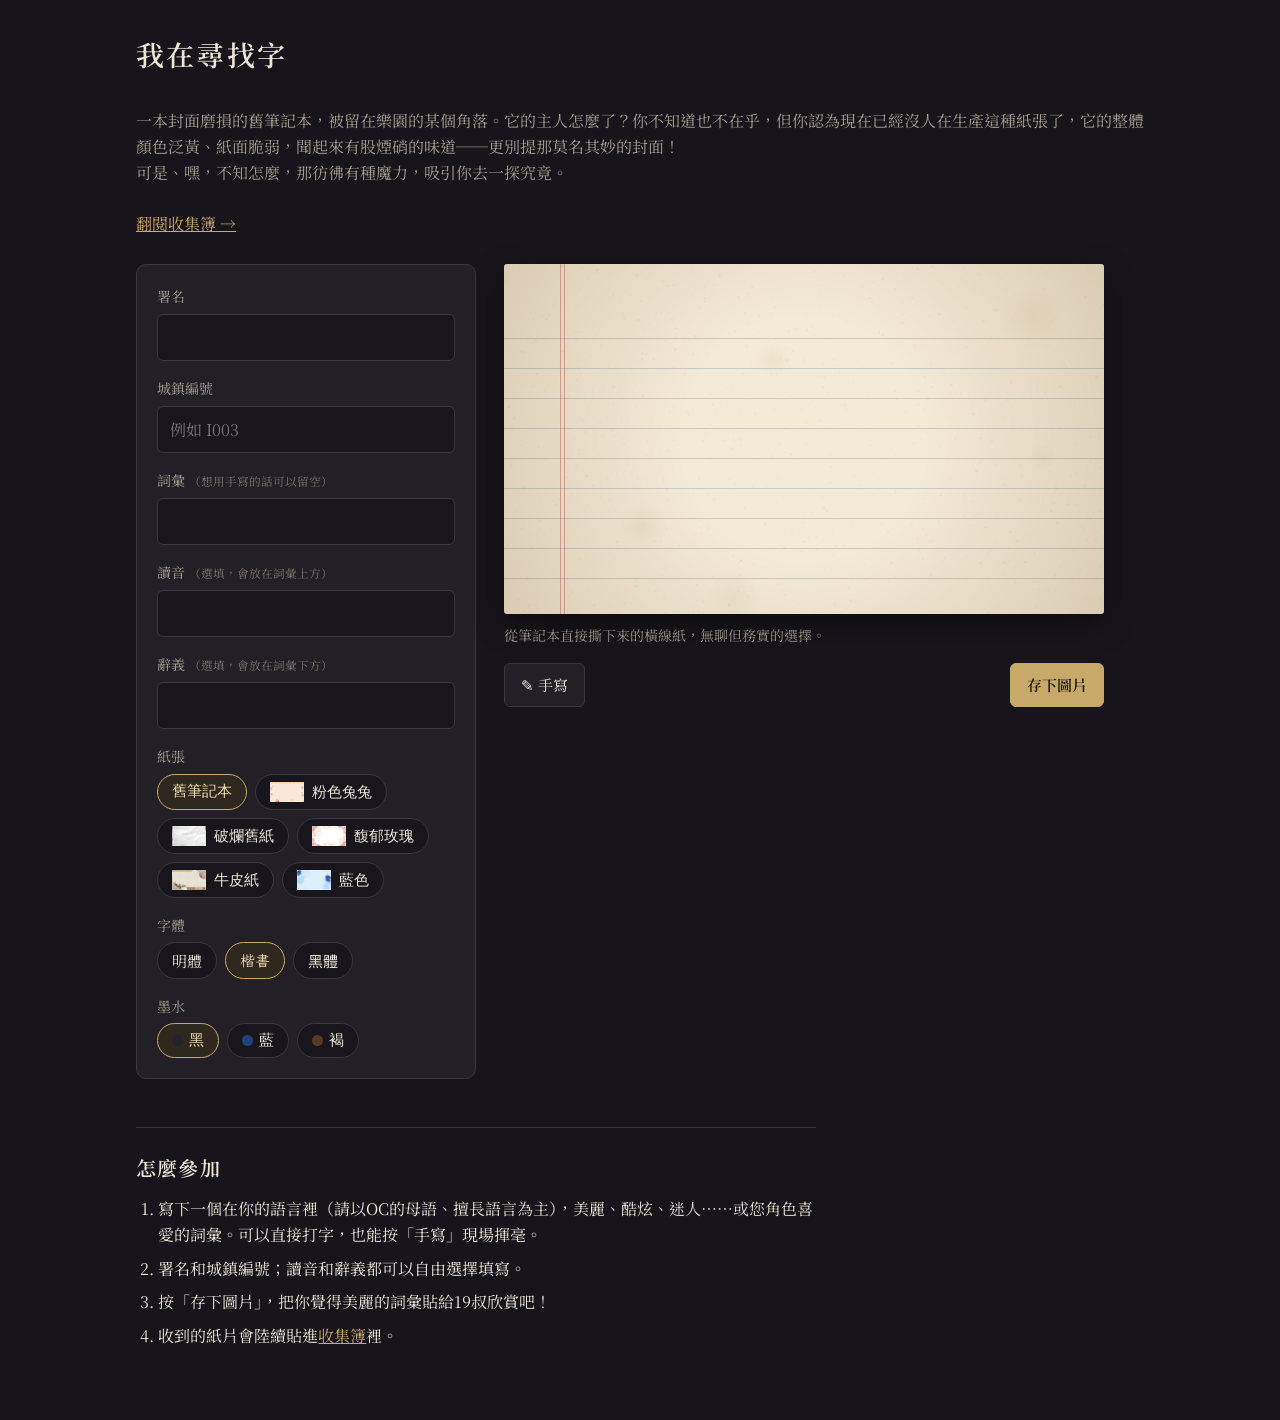
<file: index.html>
<!doctype html>
<html lang="zh-Hant">
  <head>
    <meta charset="utf-8" />
    <meta name="viewport" content="width=device-width, initial-scale=1" />
    <title>我在尋找字</title>
    <link rel="preconnect" href="https://fonts.googleapis.com" />
    <link rel="preconnect" href="https://fonts.gstatic.com" crossorigin />
    <link
      href="https://fonts.googleapis.com/css2?family=LXGW+WenKai+TC&family=Noto+Sans+TC:wght@500&family=Noto+Serif+TC:wght@400;600&display=swap"
      rel="stylesheet"
    />
    <link rel="stylesheet" href="css/maker.css" />
  </head>
  <body>
    <div class="wrap">
      <header>
        <h1>我在尋找字</h1>
        <br />
        <p>
          一本封面磨損的舊筆記本，被留在樂園的某個角落。它的主人怎麼了？你不知道也不在乎，但你認為現在已經沒人在生產這種紙張了，它的整體顏色泛黃、紙面脆弱，聞起來有股煙硝的味道──更別提那莫名其妙的封面！
        </p>
        <p>可是、嘿，不知怎麼，那彷彿有種魔力，吸引你去一探究竟。</p>
        <br />
        <p><a href="book.html">翻閱收集簿 →</a></p>
      </header>

      <div class="layout">
        <div class="panel">
          <div class="field">
            <label class="lbl" for="name">署名</label>
            <input type="text" id="name" maxlength="24" autocomplete="off" />
          </div>
          <div class="field">
            <label class="lbl" for="town">城鎮編號</label>
            <input
              type="text"
              id="town"
              maxlength="16"
              autocomplete="off"
              placeholder="例如 I003"
            />
          </div>
          <div class="field">
            <label class="lbl" for="word"
              >詞彙 <small>（想用手寫的話可以留空）</small></label
            >
            <input type="text" id="word" maxlength="40" autocomplete="off" />
          </div>
          <div class="field">
            <label class="lbl" for="reading"
              >讀音 <small>（選填，會放在詞彙上方）</small></label
            >
            <input type="text" id="reading" maxlength="40" autocomplete="off" />
          </div>
          <div class="field">
            <label class="lbl" for="meaning"
              >辭義 <small>（選填，會放在詞彙下方）</small></label
            >
            <input type="text" id="meaning" maxlength="60" autocomplete="off" />
          </div>
          <div class="field">
            <span class="lbl">紙張</span>
            <div class="chips" id="papers"></div>
          </div>
          <div class="field">
            <span class="lbl">字體</span>
            <div class="chips" id="fonts"></div>
          </div>
          <div class="field">
            <span class="lbl">墨水</span>
            <div class="chips" id="inks"></div>
          </div>
        </div>

        <div class="preview-col">
          <div class="canvas-box">
            <canvas
              id="card"
              width="1200"
              height="700"
              aria-label="詞彙卡預覽"
            ></canvas>
          </div>
          <p class="paper-desc" id="paperDesc"></p>
          <div class="toolbar">
            <button class="btn" id="drawToggle" type="button">✎ 手寫</button>
            <div class="pen-tools" id="penTools">
              <label class="lbl" for="penSize" style="margin: 0">筆粗</label>
              <input
                type="range"
                id="penSize"
                min="1"
                max="8"
                step="0.5"
                value="3"
              />
              <button class="btn" id="undo" type="button">復原</button>
              <button class="btn" id="clearInk" type="button">清除手寫</button>
            </div>
            <button
              class="btn primary"
              id="save"
              type="button"
              style="margin-left: auto"
            >
              存下圖片
            </button>
          </div>
          <p class="hint" id="drawHint" hidden>
            手寫模式中：直接在卡片上寫字。寫完再按一次「手寫」就能恢復捲動頁面。
          </p>
          <div class="result" id="result">
            <img id="resultImg" alt="完成的詞彙卡" />
            <p>如果沒有自動下載，請長按圖片、右鍵另存或原地哭泣。</p>
          </div>
        </div>
      </div>

      <section class="howto">
        <h2>怎麼參加</h2>
        <ol>
          <li>
            寫下一個在你的語言裡（請以OC的母語、擅長語言為主），美麗、酷炫、迷人……或您角色喜愛的詞彙。可以直接打字，也能按「手寫」現場揮毫。
          </li>
          <li>署名和城鎮編號；讀音和辭義都可以自由選擇填寫。</li>
          <li>按「存下圖片」，把你覺得美麗的詞彙貼給19叔欣賞吧！</li>
          <li>收到的紙片會陸續貼進<a href="book.html">收集簿</a>裡。</li>
        </ol>
      </section>
    </div>

    <script src="js/maker.js"></script>
  </body>
</html>
</file>
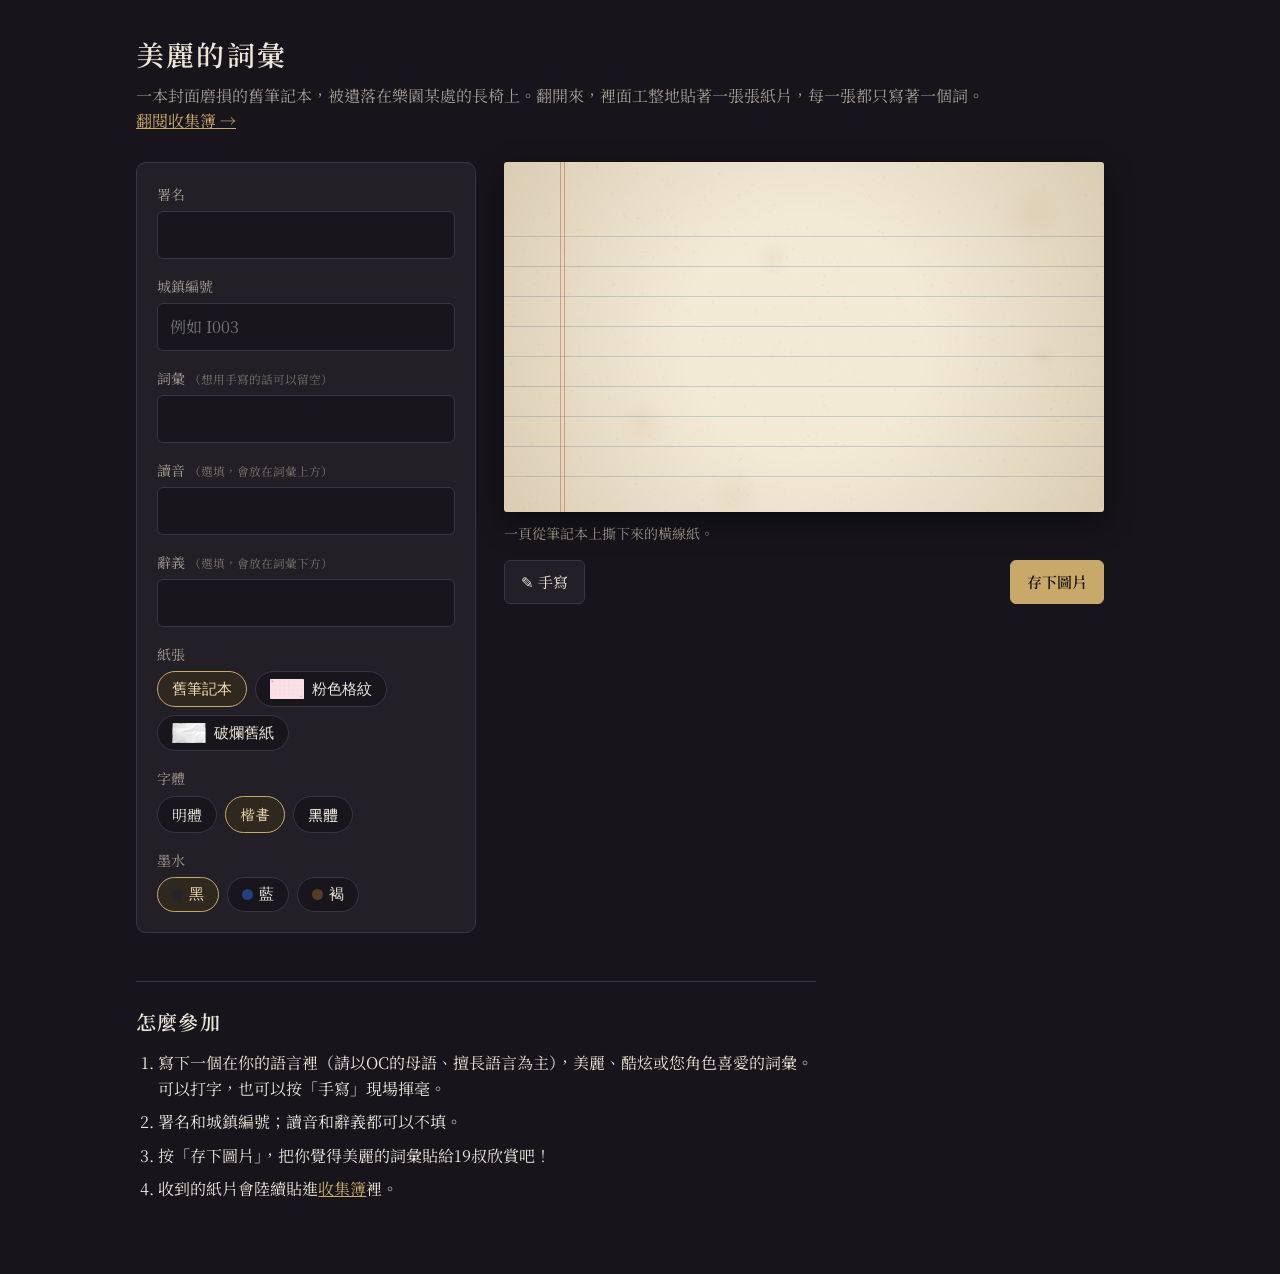
<file: word-notebook/index.html>
<!doctype html>
<html lang="zh-Hant">
  <head>
    <meta charset="utf-8" />
    <meta name="viewport" content="width=device-width, initial-scale=1" />
    <title>我在尋找字</title>
    <link rel="preconnect" href="https://fonts.googleapis.com" />
    <link rel="preconnect" href="https://fonts.gstatic.com" crossorigin />
    <link
      href="https://fonts.googleapis.com/css2?family=LXGW+WenKai+TC&family=Noto+Sans+TC:wght@500&family=Noto+Serif+TC:wght@400;600&display=swap"
      rel="stylesheet"
    />
    <link rel="stylesheet" href="css/maker.css" />
  </head>
  <body>
    <div class="wrap">
      <header>
        <h1>美麗的詞彙</h1>
        <p>
          一本封面磨損的舊筆記本，被遺落在樂園某處的長椅上。翻開來，裡面工整地貼著一張張紙片，每一張都只寫著一個詞。
        </p>
        <p><a href="book.html">翻閱收集簿 →</a></p>
      </header>

      <div class="layout">
        <div class="panel">
          <div class="field">
            <label class="lbl" for="name">署名</label>
            <input type="text" id="name" maxlength="24" autocomplete="off" />
          </div>
          <div class="field">
            <label class="lbl" for="town">城鎮編號</label>
            <input
              type="text"
              id="town"
              maxlength="16"
              autocomplete="off"
              placeholder="例如 I003"
            />
          </div>
          <div class="field">
            <label class="lbl" for="word"
              >詞彙 <small>（想用手寫的話可以留空）</small></label
            >
            <input type="text" id="word" maxlength="40" autocomplete="off" />
          </div>
          <div class="field">
            <label class="lbl" for="reading"
              >讀音 <small>（選填，會放在詞彙上方）</small></label
            >
            <input type="text" id="reading" maxlength="40" autocomplete="off" />
          </div>
          <div class="field">
            <label class="lbl" for="meaning"
              >辭義 <small>（選填，會放在詞彙下方）</small></label
            >
            <input type="text" id="meaning" maxlength="60" autocomplete="off" />
          </div>
          <div class="field">
            <span class="lbl">紙張</span>
            <div class="chips" id="papers"></div>
          </div>
          <div class="field">
            <span class="lbl">字體</span>
            <div class="chips" id="fonts"></div>
          </div>
          <div class="field">
            <span class="lbl">墨水</span>
            <div class="chips" id="inks"></div>
          </div>
        </div>

        <div class="preview-col">
          <div class="canvas-box">
            <canvas
              id="card"
              width="1200"
              height="700"
              aria-label="詞彙卡預覽"
            ></canvas>
          </div>
          <p class="paper-desc" id="paperDesc"></p>
          <div class="toolbar">
            <button class="btn" id="drawToggle" type="button">✎ 手寫</button>
            <div class="pen-tools" id="penTools">
              <label class="lbl" for="penSize" style="margin: 0">筆粗</label>
              <input
                type="range"
                id="penSize"
                min="1"
                max="8"
                step="0.5"
                value="3"
              />
              <button class="btn" id="undo" type="button">復原</button>
              <button class="btn" id="clearInk" type="button">清除手寫</button>
            </div>
            <button
              class="btn primary"
              id="save"
              type="button"
              style="margin-left: auto"
            >
              存下圖片
            </button>
          </div>
          <p class="hint" id="drawHint" hidden>
            手寫模式中：直接在卡片上寫字。寫完再按一次「手寫」就能恢復捲動頁面。
          </p>
          <div class="result" id="result">
            <img id="resultImg" alt="完成的詞彙卡" />
            <p>如果沒有自動下載，請長按圖片、右鍵另存或原地哭泣。</p>
          </div>
        </div>
      </div>

      <section class="howto">
        <h2>怎麼參加</h2>
        <ol>
          <li>
            寫下一個在你的語言裡（請以OC的母語、擅長語言為主），美麗、酷炫或您角色喜愛的詞彙。可以打字，也可以按「手寫」現場揮毫。
          </li>
          <li>署名和城鎮編號；讀音和辭義都可以不填。</li>
          <li>按「存下圖片」，把你覺得美麗的詞彙貼給19叔欣賞吧！</li>
          <li>收到的紙片會陸續貼進<a href="book.html">收集簿</a>裡。</li>
        </ol>
      </section>
    </div>

    <script src="js/maker.js"></script>
  </body>
</html>
</file>
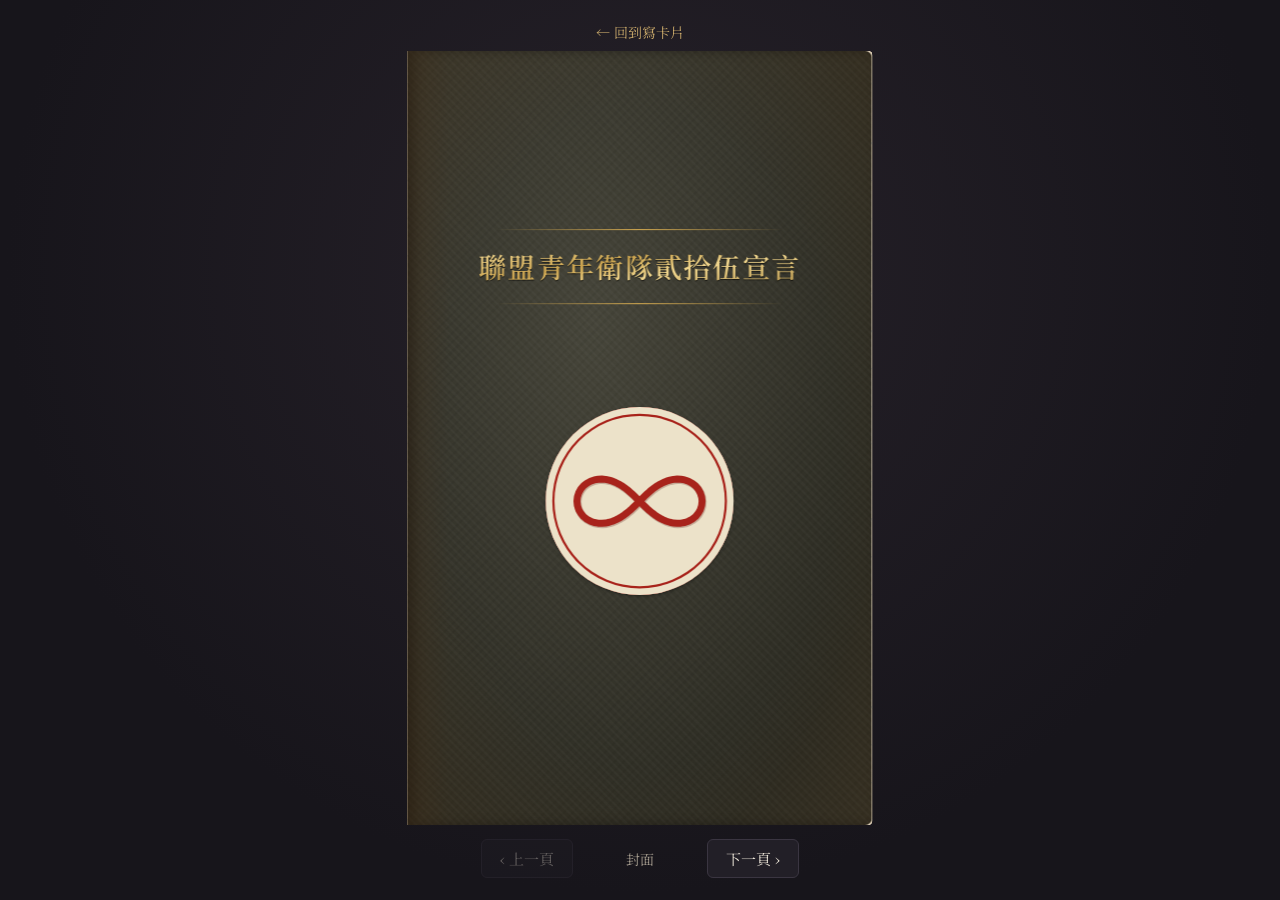
<file: book.html>
<!doctype html>
<html lang="zh-Hant">
  <head>
    <meta charset="utf-8" />
    <meta name="viewport" content="width=device-width, initial-scale=1" />
    <title>聯盟青年衛隊貳拾伍宣言</title>
    <link rel="preconnect" href="https://fonts.googleapis.com" />
    <link rel="preconnect" href="https://fonts.gstatic.com" crossorigin />
    <link
      href="https://fonts.googleapis.com/css2?family=LXGW+WenKai+TC&family=Noto+Serif+TC:wght@400;600&display=swap"
      rel="stylesheet"
    />
    <link rel="stylesheet" href="css/book.css" />
  </head>
  <body>
    <header><a href="index.html">← 回到寫卡片</a></header>
    <div id="stage">
      <div id="scaler"><div class="book" id="book"></div></div>
    </div>
    <nav>
      <button id="prev" type="button" aria-label="上一頁">‹ 上一頁</button>
      <span id="pos"></span>
      <button id="next" type="button" aria-label="下一頁">下一頁 ›</button>
    </nav>
    <div id="lightbox"></div>

    <script src="js/book.js"></script>
  </body>
</html>
</file>
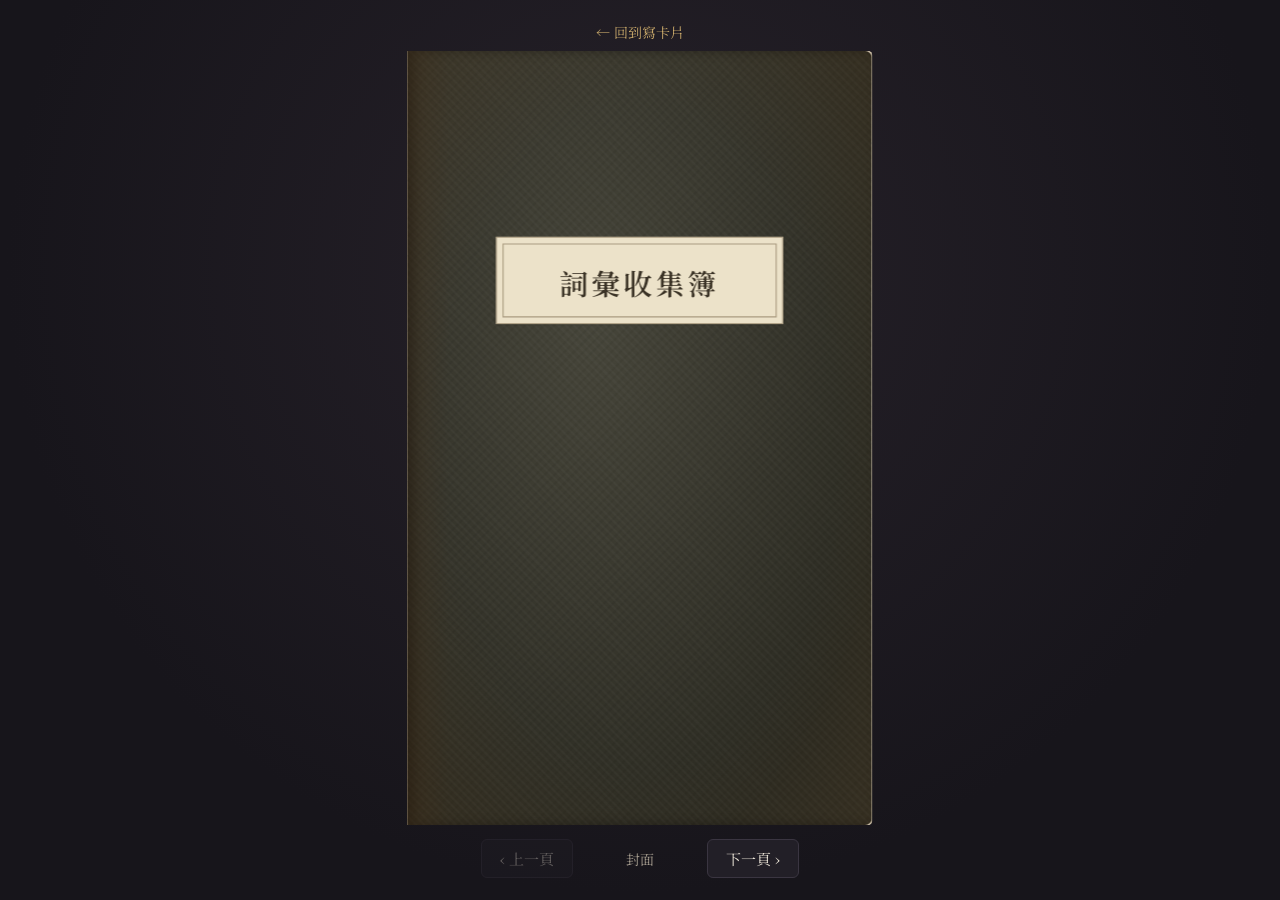
<file: word-notebook/book.html>
<!doctype html>
<html lang="zh-Hant">
<head>
<meta charset="utf-8">
<meta name="viewport" content="width=device-width, initial-scale=1">
<title>詞彙收集簿</title>
<link rel="preconnect" href="https://fonts.googleapis.com">
<link rel="preconnect" href="https://fonts.gstatic.com" crossorigin>
<link href="https://fonts.googleapis.com/css2?family=LXGW+WenKai+TC&family=Noto+Serif+TC:wght@400;600&display=swap" rel="stylesheet">
<link rel="stylesheet" href="css/book.css">
</head>
<body>
<header><a href="index.html">← 回到寫卡片</a></header>
<div id="stage"><div id="scaler"><div class="book" id="book"></div></div></div>
<nav>
  <button id="prev" type="button" aria-label="上一頁">‹ 上一頁</button>
  <span id="pos"></span>
  <button id="next" type="button" aria-label="下一頁">下一頁 ›</button>
</nav>
<div id="lightbox" role="dialog" aria-label="放大檢視"><img alt=""></div>

<script src="js/book.js"></script>
</body>
</html>
</file>
<file: css/maker.css>
:root {
  --bg: #17151b;
  --panel: #221f27;
  --line: #3a3541;
  --text: #ece5d8;
  --muted: #a69d8f;
  --accent: #c9a96a;
  --paper: #f3ead6;
}

* {
  box-sizing: border-box;
}

html,
body {
  margin: 0;
}

body {
  background: var(--bg);
  color: var(--text);
  font-family: "Noto Serif TC", serif;
  line-height: 1.6;
  min-height: 100vh;
}

.wrap {
  max-width: 1040px;
  margin: 0 auto;
  padding: 32px 16px 64px;
}

header {
  margin-bottom: 28px;
}

h1 {
  font-weight: 600;
  font-size: 28px;
  margin: 0 0 6px;
  letter-spacing: .08em;
}

header p {
  margin: 0;
  color: var(--muted);
}

header a {
  color: var(--accent);
}

.layout {
  display: grid;
  grid-template-columns: 340px 1fr;
  gap: 28px;
  align-items: start;
}

@media (max-width: 860px) {
  .layout {
    grid-template-columns: 1fr;
  }

  .preview-col {
    order: -1;
  }
}

.panel {
  background: var(--panel);
  border: 1px solid var(--line);
  border-radius: 10px;
  padding: 20px;
}

.field {
  margin-bottom: 16px;
}

.field:last-child {
  margin-bottom: 0;
}

.lbl {
  display: block;
  font-size: 14px;
  color: var(--muted);
  margin-bottom: 6px;
}

.lbl small {
  color: #7d7569;
}

input[type=text] {
  width: 100%;
  padding: 10px 12px;
  font: inherit;
  font-size: 16px;
  color: var(--text);
  background: #18161c;
  border: 1px solid var(--line);
  border-radius: 6px;
}

input[type=text]:focus {
  outline: none;
  border-color: var(--accent);
}

.chips {
  display: flex;
  flex-wrap: wrap;
  gap: 8px;
}

.chip {
  border: 1px solid var(--line);
  background: #18161c;
  color: var(--text);
  padding: 7px 14px;
  border-radius: 999px;
  cursor: pointer;
  font-size: 15px;
}

.chip[aria-pressed=true] {
  border-color: var(--accent);
  background: #2e281f;
  color: #f1dcae;
}

.chip .thumb {
  display: inline-block;
  width: 34px;
  height: 20px;
  margin-right: 8px;
  vertical-align: -5px;
  object-fit: contain;
}

.chip .dot {
  display: inline-block;
  width: 11px;
  height: 11px;
  border-radius: 50%;
  margin-right: 6px;
  vertical-align: -1px;
}

.preview-col {
  position: sticky;
  top: 16px;
}

@media (max-width: 860px) {
  .preview-col {
    position: static;
  }
}

.canvas-box {
  position: relative;
  width: 100%;
  max-width: 600px;
}

#card {
  width: 100%;
  height: auto;
  aspect-ratio: 600 / 350;
  display: block;
  border-radius: 3px;
  box-shadow: 0 10px 30px rgba(0, 0, 0, .45);
  touch-action: auto;
  cursor: default;
}

#card.drawing {
  touch-action: none;
  cursor: crosshair;
  outline: 2px dashed var(--accent);
  outline-offset: 4px;
}

.paper-desc {
  color: var(--muted);
  font-size: 14px;
  margin: 10px 0 0;
  max-width: 600px;
  min-height: 1.6em;
}

.paper-desc:empty {
  display: none;
}

.toolbar {
  display: flex;
  flex-wrap: wrap;
  align-items: center;
  gap: 10px;
  margin-top: 16px;
  max-width: 600px;
}

.btn {
  font: inherit;
  font-size: 15px;
  padding: 9px 16px;
  border-radius: 6px;
  cursor: pointer;
  border: 1px solid var(--line);
  background: var(--panel);
  color: var(--text);
}

.btn:disabled {
  opacity: .4;
  cursor: default;
}

.btn.primary {
  background: var(--accent);
  border-color: var(--accent);
  color: #1c170f;
  font-weight: 600;
}

.btn.on {
  border-color: var(--accent);
  color: #f1dcae;
  background: #2e281f;
}

.pen-tools {
  display: none;
  align-items: center;
  gap: 10px;
  flex-wrap: wrap;
}

.pen-tools.show {
  display: flex;
}

.pen-tools input[type=range] {
  width: 110px;
  accent-color: var(--accent);
}

.hint {
  color: var(--muted);
  font-size: 14px;
  margin: 10px 0 0;
  max-width: 600px;
}

.result {
  margin-top: 24px;
  max-width: 600px;
  display: none;
}

.result.show {
  display: block;
}

.result img {
  width: 100%;
  display: block;
  border-radius: 3px;
}

.result p {
  color: var(--muted);
  font-size: 14px;
  margin: 8px 0 0;
}

.howto {
  margin-top: 48px;
  padding-top: 24px;
  border-top: 1px solid var(--line);
  max-width: 680px;
}

.howto h2 {
  font-size: 20px;
  font-weight: 600;
  margin: 0 0 12px;
  letter-spacing: .06em;
}

.howto ol {
  margin: 0;
  padding-left: 1.4em;
  color: var(--text);
}

.howto li {
  margin-bottom: 8px;
}

.howto a {
  color: var(--accent);
}
</file>
<file: word-notebook/css/maker.css>
:root {
  --bg: #17151b;
  --panel: #221f27;
  --line: #3a3541;
  --text: #ece5d8;
  --muted: #a69d8f;
  --accent: #c9a96a;
  --paper: #f3ead6;
}

* {
  box-sizing: border-box;
}

html,
body {
  margin: 0;
}

body {
  background: var(--bg);
  color: var(--text);
  font-family: "Noto Serif TC", serif;
  line-height: 1.6;
  min-height: 100vh;
}

.wrap {
  max-width: 1040px;
  margin: 0 auto;
  padding: 32px 16px 64px;
}

header {
  margin-bottom: 28px;
}

h1 {
  font-weight: 600;
  font-size: 28px;
  margin: 0 0 6px;
  letter-spacing: .08em;
}

header p {
  margin: 0;
  color: var(--muted);
}

header a {
  color: var(--accent);
}

.layout {
  display: grid;
  grid-template-columns: 340px 1fr;
  gap: 28px;
  align-items: start;
}

@media (max-width: 860px) {
  .layout {
    grid-template-columns: 1fr;
  }

  .preview-col {
    order: -1;
  }
}

.panel {
  background: var(--panel);
  border: 1px solid var(--line);
  border-radius: 10px;
  padding: 20px;
}

.field {
  margin-bottom: 16px;
}

.field:last-child {
  margin-bottom: 0;
}

.lbl {
  display: block;
  font-size: 14px;
  color: var(--muted);
  margin-bottom: 6px;
}

.lbl small {
  color: #7d7569;
}

input[type=text] {
  width: 100%;
  padding: 10px 12px;
  font: inherit;
  font-size: 16px;
  color: var(--text);
  background: #18161c;
  border: 1px solid var(--line);
  border-radius: 6px;
}

input[type=text]:focus {
  outline: none;
  border-color: var(--accent);
}

.chips {
  display: flex;
  flex-wrap: wrap;
  gap: 8px;
}

.chip {
  border: 1px solid var(--line);
  background: #18161c;
  color: var(--text);
  padding: 7px 14px;
  border-radius: 999px;
  cursor: pointer;
  font-size: 15px;
}

.chip[aria-pressed=true] {
  border-color: var(--accent);
  background: #2e281f;
  color: #f1dcae;
}

.chip .thumb {
  display: inline-block;
  width: 34px;
  height: 20px;
  margin-right: 8px;
  vertical-align: -5px;
  object-fit: contain;
}

.chip .dot {
  display: inline-block;
  width: 11px;
  height: 11px;
  border-radius: 50%;
  margin-right: 6px;
  vertical-align: -1px;
}

.preview-col {
  position: sticky;
  top: 16px;
}

@media (max-width: 860px) {
  .preview-col {
    position: static;
  }
}

.canvas-box {
  position: relative;
  width: 100%;
  max-width: 600px;
}

#card {
  width: 100%;
  height: auto;
  aspect-ratio: 600 / 350;
  display: block;
  border-radius: 3px;
  box-shadow: 0 10px 30px rgba(0, 0, 0, .45);
  touch-action: auto;
  cursor: default;
}

#card.drawing {
  touch-action: none;
  cursor: crosshair;
  outline: 2px dashed var(--accent);
  outline-offset: 4px;
}

.paper-desc {
  color: var(--muted);
  font-size: 14px;
  margin: 10px 0 0;
  max-width: 600px;
  min-height: 1.6em;
}

.paper-desc:empty {
  display: none;
}

.toolbar {
  display: flex;
  flex-wrap: wrap;
  align-items: center;
  gap: 10px;
  margin-top: 16px;
  max-width: 600px;
}

.btn {
  font: inherit;
  font-size: 15px;
  padding: 9px 16px;
  border-radius: 6px;
  cursor: pointer;
  border: 1px solid var(--line);
  background: var(--panel);
  color: var(--text);
}

.btn:disabled {
  opacity: .4;
  cursor: default;
}

.btn.primary {
  background: var(--accent);
  border-color: var(--accent);
  color: #1c170f;
  font-weight: 600;
}

.btn.on {
  border-color: var(--accent);
  color: #f1dcae;
  background: #2e281f;
}

.pen-tools {
  display: none;
  align-items: center;
  gap: 10px;
  flex-wrap: wrap;
}

.pen-tools.show {
  display: flex;
}

.pen-tools input[type=range] {
  width: 110px;
  accent-color: var(--accent);
}

.hint {
  color: var(--muted);
  font-size: 14px;
  margin: 10px 0 0;
  max-width: 600px;
}

.result {
  margin-top: 24px;
  max-width: 600px;
  display: none;
}

.result.show {
  display: block;
}

.result img {
  width: 100%;
  display: block;
  border-radius: 3px;
}

.result p {
  color: var(--muted);
  font-size: 14px;
  margin: 8px 0 0;
}

.howto {
  margin-top: 48px;
  padding-top: 24px;
  border-top: 1px solid var(--line);
  max-width: 680px;
}

.howto h2 {
  font-size: 20px;
  font-weight: 600;
  margin: 0 0 12px;
  letter-spacing: .06em;
}

.howto ol {
  margin: 0;
  padding-left: 1.4em;
  color: var(--text);
}

.howto li {
  margin-bottom: 8px;
}

.howto a {
  color: var(--accent);
}
</file>
<file: css/book.css>
:root {
  --bg: #17151b;
  --text: #ece5d8;
  --muted: #a69d8f;
  --accent: #c9a96a;
  --page-w: 420px;
  --page-h: 700px;
}

* {
  box-sizing: border-box;
}

html,
body {
  margin: 0;
  height: 100%;
}

body {
  background: radial-gradient(ellipse at 50% 30%, #262129 0%, var(--bg) 70%);
  color: var(--text);
  font-family: "Noto Serif TC", serif;
  display: flex;
  flex-direction: column;
  min-height: 100vh;
  overflow-x: hidden;
}

header {
  text-align: center;
  padding: 20px 16px 4px;
}

header a {
  color: var(--accent);
  font-size: 14px;
  text-decoration: none;
}

#stage {
  position: relative;
  flex: 1;
  min-height: 300px;
  touch-action: pan-y;
}

#scaler {
  position: absolute;
  top: 0;
  left: 0;
  width: calc(var(--page-w) * 2);
  height: var(--page-h);
  transform-origin: 0 0;
  transition: left .7s cubic-bezier(.3, .1, .2, 1);
}

.book {
  position: relative;
  width: 100%;
  height: 100%;
  perspective: 2600px;
}

.leaf {
  position: absolute;
  top: 0;
  left: var(--page-w);
  width: var(--page-w);
  height: var(--page-h);
  transform-origin: left center;
  transform-style: preserve-3d;
  transition: transform .9s cubic-bezier(.35, .1, .2, 1);
}

.leaf.flipped {
  transform: rotateY(-180deg);
}

.face {
  position: absolute;
  inset: 0;
  overflow: hidden;
  backface-visibility: hidden;
  -webkit-backface-visibility: hidden;
}

.face.back {
  transform: rotateY(180deg);
}

/* 內頁紙 */
.paper {
  background-color: #efe5cf;
  background-image:
    linear-gradient(90deg, transparent 54px, rgba(185, 80, 70, .35) 54px, rgba(185, 80, 70, .35) 55px, transparent 55px,
      transparent 58px, rgba(185, 80, 70, .35) 58px, rgba(185, 80, 70, .35) 59px, transparent 59px),
    repeating-linear-gradient(180deg, transparent 0 33px, rgba(95, 130, 165, .22) 33px 34px);
  background-position: 0 0, 0 50px;
}

.face.front.paper {
  border-radius: 0 4px 4px 0;
}

.face.back.paper {
  border-radius: 4px 0 0 4px;
}

.face.back.paper {
  background-image:
    linear-gradient(270deg, transparent 54px, rgba(185, 80, 70, .35) 54px, rgba(185, 80, 70, .35) 55px, transparent 55px,
      transparent 58px, rgba(185, 80, 70, .35) 58px, rgba(185, 80, 70, .35) 59px, transparent 59px),
    repeating-linear-gradient(180deg, transparent 0 33px, rgba(95, 130, 165, .22) 33px 34px);
}

/* 書脊陰影與紙張邊緣 */
.face.front::after,
.face.back::after {
  content: "";
  position: absolute;
  inset: 0;
  pointer-events: none;
}

.face.front::after {
  background:
    linear-gradient(90deg, rgba(60, 40, 20, .28), rgba(60, 40, 20, 0) 9%),
    radial-gradient(ellipse at 50% 50%, rgba(0, 0, 0, 0) 60%, rgba(110, 75, 35, .16) 100%);
}

.face.back::after {
  background:
    linear-gradient(270deg, rgba(60, 40, 20, .28), rgba(60, 40, 20, 0) 9%),
    radial-gradient(ellipse at 50% 50%, rgba(0, 0, 0, 0) 60%, rgba(110, 75, 35, .16) 100%);
}

.slots {
  position: absolute;
  inset: 18px 28px 30px;
  display: flex;
  flex-direction: column;
  justify-content: flex-start;
  gap: 14px;
}

.slot {
  position: relative;
  margin: 0;
  width: 100%;
  aspect-ratio: 600 / 350;
  cursor: zoom-in;
  border: 0;
  padding: 0;
  background: none;
  filter: drop-shadow(0 2px 3px rgba(60, 40, 20, .35));
}

.slot img {
  width: 100%;
  height: 100%;
  display: block;
}

.tape {
  position: absolute;
  top: -9px;
  left: 50%;
  width: 86px;
  height: 22px;
  margin-left: -43px;
  background: rgba(226, 214, 180, .72);
  box-shadow: 0 1px 1px rgba(0, 0, 0, .08);
}

.pno {
  position: absolute;
  bottom: 8px;
  font-size: 13px;
  color: rgba(70, 55, 40, .6);
  z-index: 1;
}

.front .pno {
  right: 22px;
}

.back .pno {
  left: 22px;
}

.empty-note {
  position: absolute;
  inset: 0;
  display: flex;
  align-items: center;
  justify-content: center;
  color: rgba(70, 55, 40, .55);
  font-family: "LXGW WenKai TC", "Noto Serif TC", serif;
  font-size: 20px;
}

/* 封面 */
.cover {
  background-color: #3b3a2e;
  background-image:
    repeating-linear-gradient(45deg, rgba(255, 255, 255, .025) 0 2px, transparent 2px 5px),
    repeating-linear-gradient(-45deg, rgba(0, 0, 0, .05) 0 2px, transparent 2px 6px),
    radial-gradient(ellipse at 40% 35%, rgba(255, 255, 255, .06), rgba(0, 0, 0, .28) 80%);
  border-radius: 0 6px 6px 0;
  box-shadow: inset 6px 0 10px rgba(0, 0, 0, .35);
}

.cover.backcover {
  border-radius: 6px 0 0 6px;
  box-shadow: inset -6px 0 10px rgba(0, 0, 0, .35);
}

.emblem-wrap {
  position: absolute;
  left: 50%;
  top: 46%;
  transform: translateX(-50%);
  width: 170px;
  height: 170px;
  border-radius: 50%;
  background: #ece2c9;
  box-shadow: 0 1px 3px rgba(0, 0, 0, .4), inset 0 0 0 6px #ece2c9, inset 0 0 0 8px #a8231b;
  display: flex;
  align-items: center;
  justify-content: center;
}

.emblem {
  display: block;
  width: 74%;
  height: auto;
  overflow: visible;
}

.emblem path {
  fill: none;
  stroke-linejoin: round;
}

.emblem-shadow {
  stroke: rgba(80, 10, 5, .25);
  stroke-width: 11;
  transform: translate(1px, 1.5px);
}

.emblem-line {
  stroke: #a8231b;
  stroke-width: 10;
}

/* 燙金書名 */
.label {
  position: absolute;
  left: 50%;
  top: 21%;
  transform: translateX(-50%);
  width: 360px;
  text-align: center;
}

.label::before,
.label::after {
  content: "";
  display: block;
  height: 1px;
  margin: 14px auto;
  width: 72%;
  background: linear-gradient(90deg, transparent, #c9a24e, transparent);
}

.label h1 {
  margin: 0;
  font-size: 26px;
  font-weight: 600;
  letter-spacing: .1em;
  line-height: 1.5;
  white-space: nowrap;
  background: linear-gradient(170deg, #f6e3a8 0%, #c9a24e 40%, #f0d68e 60%, #9c7a34 100%);
  -webkit-background-clip: text;
  background-clip: text;
  color: transparent;
  filter: drop-shadow(0 1px 0 rgba(0, 0, 0, .55));
}

.label h1.long {
  font-size: 25px;
  letter-spacing: .06em;
}

.label p {
  margin: 0;
  font-size: 14px;
  color: #c9a24e;
  font-family: "LXGW WenKai TC", "Noto Serif TC", serif;
}

.endpaper {
  background: #d9cdb2;
}

.endpaper.back {
  border-radius: 4px 0 0 4px;
}

.endpaper.front {
  border-radius: 0 4px 4px 0;
}

.intro {
  position: absolute;
  inset: 0;
  display: flex;
  align-items: center;
  justify-content: center;
  padding: 48px;
  text-align: center;
  white-space: pre-line;
  font-family: "LXGW WenKai TC", "Noto Serif TC", serif;
  font-size: 19px;
  line-height: 2;
  color: #4a3f31;
}

nav {
  display: flex;
  align-items: center;
  justify-content: center;
  gap: 18px;
  padding: 10px 16px 22px;
}

nav button {
  font: inherit;
  font-size: 15px;
  color: var(--text);
  background: #221f27;
  border: 1px solid #3a3541;
  border-radius: 6px;
  padding: 8px 18px;
  cursor: pointer;
}

nav button:disabled {
  opacity: .35;
  cursor: default;
}

#pos {
  color: var(--muted);
  font-size: 14px;
  min-width: 7em;
  text-align: center;
}

/* 放大檢視 */
/* 拿起卡片 */
#lightbox {
  position: fixed;
  inset: 0;
  z-index: 1000;
  background: rgba(10, 8, 12, 0);
  pointer-events: none;
  transition: background .45s ease;
}

#lightbox.show {
  background: rgba(10, 8, 12, .55);
  pointer-events: auto;
  cursor: pointer;
}

.held {
  position: fixed;
  z-index: 1001;
  margin: 0;
  cursor: pointer;
  transform-origin: center center;
  filter: drop-shadow(0 2px 3px rgba(60, 40, 20, .35));
}

.held img {
  width: 100%;
  height: 100%;
  display: block;
}

.slot.lifted {
  visibility: hidden;
}

.msg {
  text-align: center;
  color: var(--muted);
  padding: 40px 16px;
}

@media (prefers-reduced-motion: reduce) {

  .leaf,
  #scaler {
    transition: none;
  }
}
</file>
<file: word-notebook/css/book.css>
:root {
  --bg: #17151b;
  --text: #ece5d8;
  --muted: #a69d8f;
  --accent: #c9a96a;
  --page-w: 420px;
  --page-h: 700px;
}
* { box-sizing: border-box; }
html, body { margin: 0; height: 100%; }
body {
  background: radial-gradient(ellipse at 50% 30%, #262129 0%, var(--bg) 70%);
  color: var(--text);
  font-family: "Noto Serif TC", serif;
  display: flex; flex-direction: column; min-height: 100vh;
  overflow-x: hidden;
}
header { text-align: center; padding: 20px 16px 4px; }
header a { color: var(--accent); font-size: 14px; text-decoration: none; }

#stage { position: relative; flex: 1; min-height: 300px; touch-action: pan-y; }
#scaler {
  position: absolute; top: 0; left: 0;
  width: calc(var(--page-w) * 2); height: var(--page-h);
  transform-origin: 0 0;
  transition: left .7s cubic-bezier(.3,.1,.2,1);
}
.book { position: relative; width: 100%; height: 100%; perspective: 2600px; }

.leaf {
  position: absolute; top: 0; left: var(--page-w);
  width: var(--page-w); height: var(--page-h);
  transform-origin: left center;
  transform-style: preserve-3d;
  transition: transform .9s cubic-bezier(.35,.1,.2,1);
}
.leaf.flipped { transform: rotateY(-180deg); }
.face {
  position: absolute; inset: 0; overflow: hidden;
  backface-visibility: hidden; -webkit-backface-visibility: hidden;
}
.face.back { transform: rotateY(180deg); }

/* 內頁紙 */
.paper {
  background-color: #efe5cf;
  background-image:
    linear-gradient(90deg, transparent 54px, rgba(185,80,70,.35) 54px, rgba(185,80,70,.35) 55px, transparent 55px,
                            transparent 58px, rgba(185,80,70,.35) 58px, rgba(185,80,70,.35) 59px, transparent 59px),
    repeating-linear-gradient(180deg, transparent 0 33px, rgba(95,130,165,.22) 33px 34px);
  background-position: 0 0, 0 50px;
}
.face.front.paper { border-radius: 0 4px 4px 0; }
.face.back.paper  { border-radius: 4px 0 0 4px; }
.face.back.paper  { background-image:
    linear-gradient(270deg, transparent 54px, rgba(185,80,70,.35) 54px, rgba(185,80,70,.35) 55px, transparent 55px,
                            transparent 58px, rgba(185,80,70,.35) 58px, rgba(185,80,70,.35) 59px, transparent 59px),
    repeating-linear-gradient(180deg, transparent 0 33px, rgba(95,130,165,.22) 33px 34px); }
/* 書脊陰影與紙張邊緣 */
.face.front::after, .face.back::after { content: ""; position: absolute; inset: 0; pointer-events: none; }
.face.front::after { background:
    linear-gradient(90deg, rgba(60,40,20,.28), rgba(60,40,20,0) 9%),
    radial-gradient(ellipse at 50% 50%, rgba(0,0,0,0) 60%, rgba(110,75,35,.16) 100%); }
.face.back::after  { background:
    linear-gradient(270deg, rgba(60,40,20,.28), rgba(60,40,20,0) 9%),
    radial-gradient(ellipse at 50% 50%, rgba(0,0,0,0) 60%, rgba(110,75,35,.16) 100%); }

.slots {
  position: absolute; inset: 18px 28px 30px;
  display: flex; flex-direction: column; justify-content: flex-start; gap: 14px;
}
.slot {
  position: relative; margin: 0; width: 100%; aspect-ratio: 600 / 350;
  cursor: zoom-in; border: 0; padding: 0; background: none;
  filter: drop-shadow(0 2px 3px rgba(60,40,20,.35));
}
.slot img { width: 100%; height: 100%; display: block; }
.tape {
  position: absolute; top: -9px; left: 50%; width: 86px; height: 22px; margin-left: -43px;
  background: rgba(226,214,180,.72);
  box-shadow: 0 1px 1px rgba(0,0,0,.08);
}
.pno { position: absolute; bottom: 8px; font-size: 13px; color: rgba(70,55,40,.6); z-index: 1; }
.front .pno { right: 22px; }
.back .pno { left: 22px; }
.empty-note {
  position: absolute; inset: 0; display: flex; align-items: center; justify-content: center;
  color: rgba(70,55,40,.55); font-family: "LXGW WenKai TC", "Noto Serif TC", serif; font-size: 20px;
}

/* 封面 */
.cover {
  background-color: #3b3a2e;
  background-image:
    repeating-linear-gradient(45deg, rgba(255,255,255,.025) 0 2px, transparent 2px 5px),
    repeating-linear-gradient(-45deg, rgba(0,0,0,.05) 0 2px, transparent 2px 6px),
    radial-gradient(ellipse at 40% 35%, rgba(255,255,255,.06), rgba(0,0,0,.28) 80%);
  border-radius: 0 6px 6px 0;
  box-shadow: inset 6px 0 10px rgba(0,0,0,.35);
}
.cover.backcover { border-radius: 6px 0 0 6px; box-shadow: inset -6px 0 10px rgba(0,0,0,.35); }
.label {
  position: absolute; left: 50%; top: 24%; transform: translateX(-50%);
  width: 260px; padding: 22px 18px 18px; text-align: center;
  background: #ece2c9; color: #3b3326;
  border: 1px solid rgba(90,70,40,.4);
  box-shadow: 0 1px 2px rgba(0,0,0,.35), inset 0 0 0 5px #ece2c9, inset 0 0 0 6px rgba(90,70,40,.45);
}
.label h1 { margin: 0; font-size: 26px; font-weight: 600; letter-spacing: .12em; }
.label p { margin: 8px 0 0; font-size: 14px; color: #6e6250; font-family: "LXGW WenKai TC", "Noto Serif TC", serif; }
.endpaper { background: #d9cdb2; }
.endpaper.back { border-radius: 4px 0 0 4px; }
.endpaper.front { border-radius: 0 4px 4px 0; }
.intro {
  position: absolute; inset: 0; display: flex; align-items: center; justify-content: center;
  padding: 48px; text-align: center; white-space: pre-line;
  font-family: "LXGW WenKai TC", "Noto Serif TC", serif; font-size: 19px; line-height: 2; color: #4a3f31;
}

nav {
  display: flex; align-items: center; justify-content: center; gap: 18px;
  padding: 10px 16px 22px;
}
nav button {
  font: inherit; font-size: 15px; color: var(--text); background: #221f27;
  border: 1px solid #3a3541; border-radius: 6px; padding: 8px 18px; cursor: pointer;
}
nav button:disabled { opacity: .35; cursor: default; }
#pos { color: var(--muted); font-size: 14px; min-width: 7em; text-align: center; }

/* 放大檢視 */
#lightbox {
  position: fixed; inset: 0; background: rgba(10,8,12,.86);
  display: none; align-items: center; justify-content: center; padding: 16px; z-index: 1000;
  cursor: zoom-out;
}
#lightbox.show { display: flex; }
#lightbox img { max-width: min(100%, 1200px); max-height: 90vh; box-shadow: 0 10px 40px rgba(0,0,0,.6); }
.msg { text-align: center; color: var(--muted); padding: 40px 16px; }

@media (prefers-reduced-motion: reduce) {
  .leaf, #scaler { transition: none; }
}
</file>
